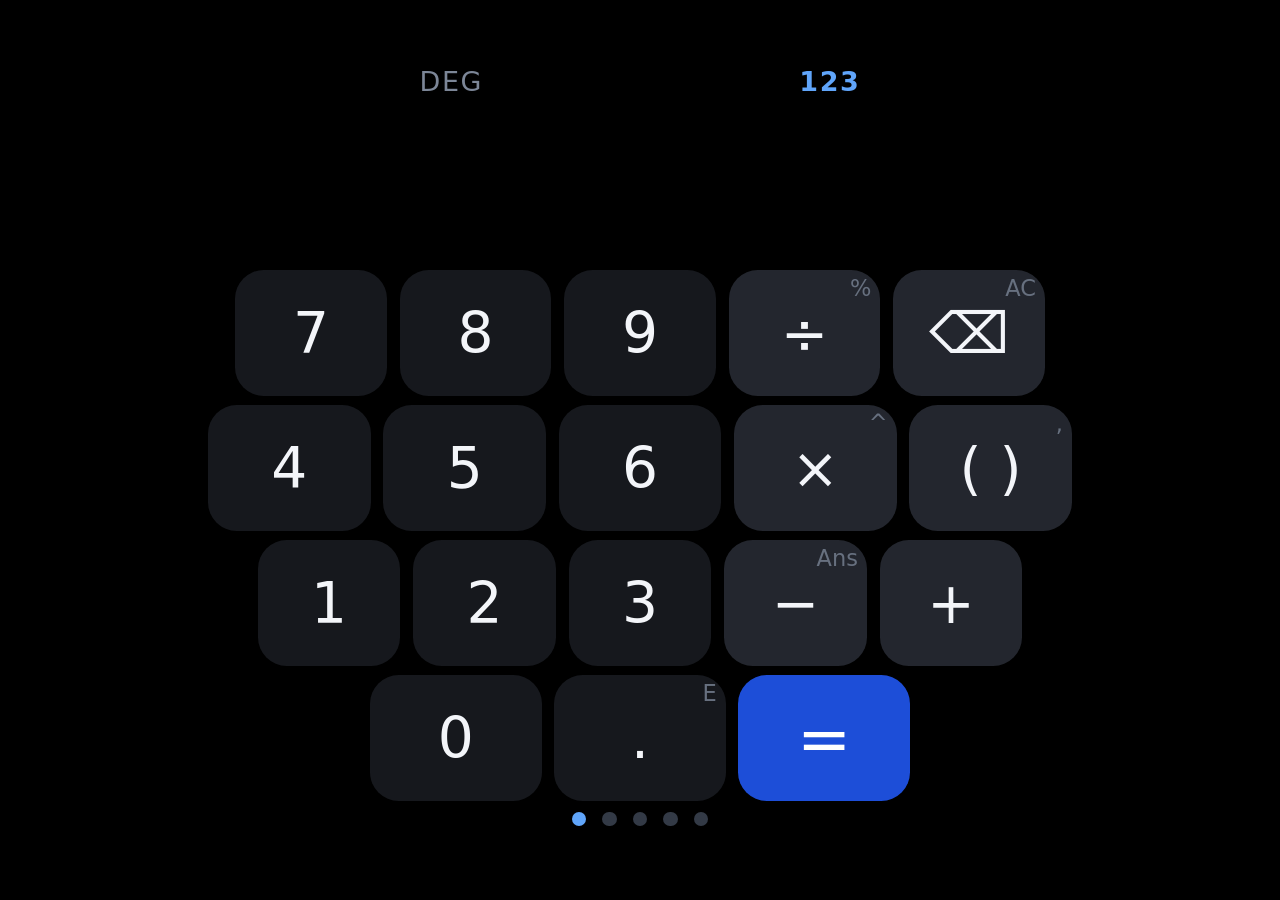
<file: index.html>
<!DOCTYPE html>
<html lang="en">
<head>
<meta charset="utf-8">
<meta name="viewport" content="width=device-width, initial-scale=1, maximum-scale=1, user-scalable=no, viewport-fit=cover">
<meta name="theme-color" content="#000000">
<meta name="mobile-web-app-capable" content="yes">
<meta name="apple-mobile-web-app-capable" content="yes">
<meta name="apple-mobile-web-app-status-bar-style" content="black">
<title>WatchCalc</title>
<link rel="manifest" href="manifest.webmanifest">
<link rel="icon" href="icons/icon.svg" type="image/svg+xml">
<link rel="stylesheet" href="css/app.css">
</head>
<body>

<div id="app">
  <div id="disp">
    <div id="status">
      <span id="angle">DEG</span>
      <span id="mem"></span>
      <span id="page-name">123</span>
    </div>
    <div id="expr"></div>
    <div id="res"></div>
    <div id="exact"></div>
  </div>

  <div id="pad"><div id="track"></div></div>
  <div id="dots"></div>
</div>

<div class="sheet" id="sheet-const">
  <h2>CONSTANTS</h2>
  <div id="const-list"></div>
  <div class="close">close</div>
</div>

<div class="sheet" id="sheet-hist">
  <h2>HISTORY</h2>
  <div id="hist-list"></div>
  <div class="close">close</div>
</div>

<script src="js/engine.js"></script>
<script src="js/ui.js"></script>
</body>
</html>
</file>
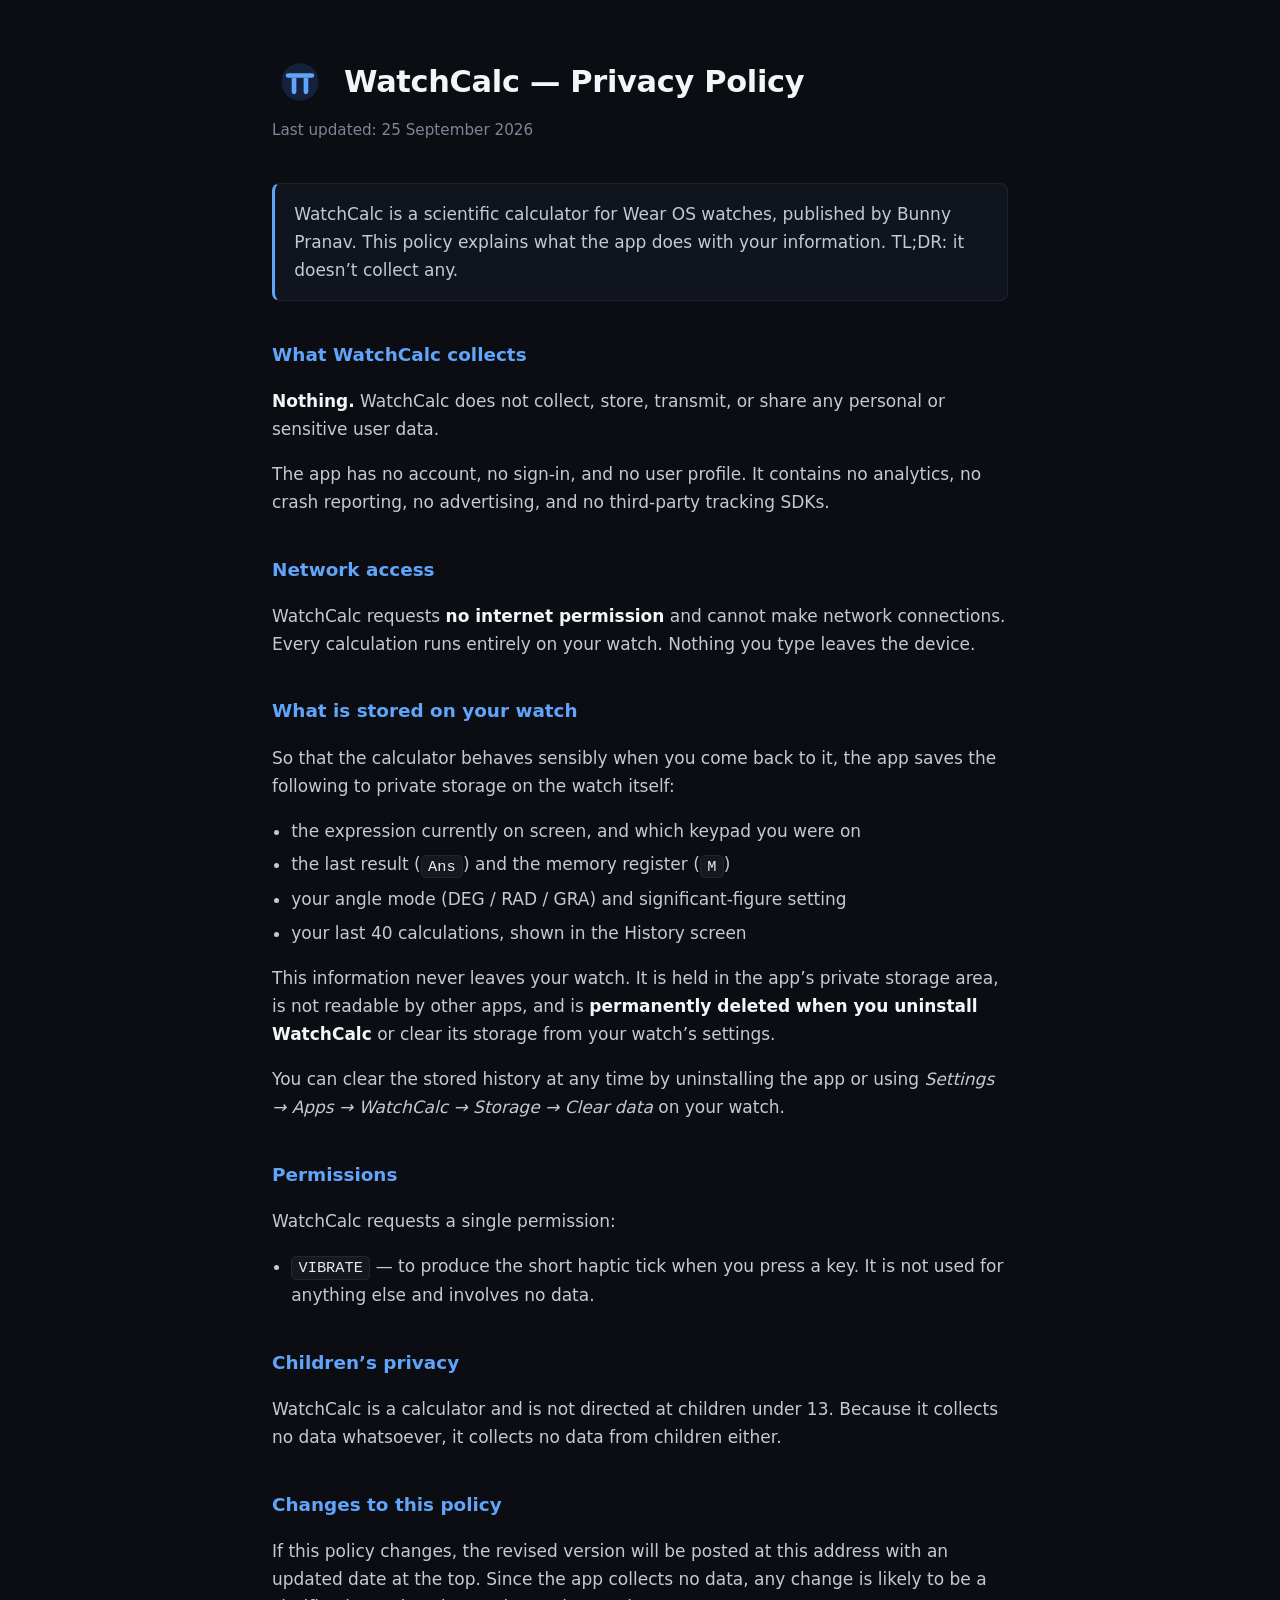
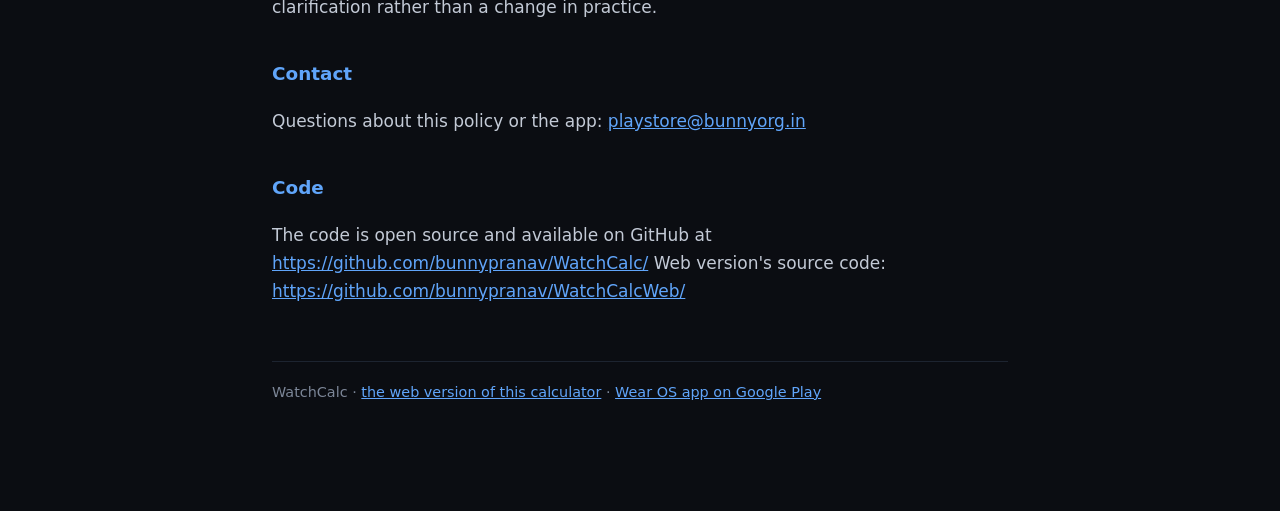
<file: privacy.html>
<!DOCTYPE html>
<html lang="en">

<head>
  <meta charset="utf-8">
  <meta name="viewport" content="width=device-width, initial-scale=1">
  <title>WatchCalc — Privacy Policy</title>
  <meta name="description" content="Privacy policy for the WatchCalc Wear OS scientific calculator.">
  <link rel="icon" href="icons/icon.svg" type="image/svg+xml">
  <style>
    :root {
      color-scheme: dark;
    }

    * {
      box-sizing: border-box;
    }

    body {
      margin: 0;
      padding: 6vh 5vw 12vh;
      background: #0b0d12;
      color: #d7dce5;
      font: 17px/1.65 -apple-system, "Segoe UI", Roboto, system-ui, sans-serif;
    }

    main {
      max-width: 46rem;
      margin: 0 auto;
    }

    header {
      display: flex;
      align-items: center;
      gap: 1rem;
      margin-bottom: .5rem;
    }

    header img {
      width: 56px;
      height: 56px;
      border-radius: 14px;
    }

    h1 {
      font-size: 1.9rem;
      margin: 0;
      color: #f3f5f9;
      letter-spacing: -.01em;
    }

    .updated {
      color: #7c8697;
      font-size: .95rem;
      margin: 0 0 2.5rem;
    }

    h2 {
      font-size: 1.15rem;
      color: #60a5fa;
      margin: 2.4rem 0 .6rem;
    }

    p,
    li {
      color: #c3cad6;
    }

    strong {
      color: #f3f5f9;
    }

    ul {
      padding-left: 1.2rem;
    }

    li {
      margin: .35rem 0;
    }

    code {
      background: #16181d;
      border: 1px solid #23262e;
      border-radius: 5px;
      padding: .1rem .4rem;
      font-size: .9em;
      color: #e6ebf2;
    }

    a {
      color: #60a5fa;
    }

    .lede {
      background: #10141c;
      border: 1px solid #1d2430;
      border-left: 3px solid #60a5fa;
      border-radius: 8px;
      padding: 1rem 1.2rem;
      margin: 0 0 1.5rem;
    }

    footer {
      margin-top: 3.5rem;
      padding-top: 1.2rem;
      border-top: 1px solid #1d2430;
      color: #7c8697;
      font-size: .9rem;
    }
  </style>
</head>

<body>
  <main>
    <header>
      <img src="icons/icon.svg" alt="">
      <h1>WatchCalc — Privacy Policy</h1>
    </header>
    <p class="updated">Last updated: 25 September 2026</p>

    <p class="lede">
      WatchCalc is a scientific calculator for Wear OS watches, published by Bunny
      Pranav. This policy explains what the app does with your information.
      TL;DR: it doesn’t collect any.
    </p>

    <h2>What WatchCalc collects</h2>
    <p>
      <strong>Nothing.</strong> WatchCalc does not collect, store, transmit, or
      share any personal or sensitive user data.
    </p>
    <p>
      The app has no account, no sign-in, and no user profile. It contains no
      analytics, no crash reporting, no advertising, and no third-party tracking
      SDKs.
    </p>

    <h2>Network access</h2>
    <p>
      WatchCalc requests <strong>no internet permission</strong> and cannot make
      network connections. Every calculation runs entirely on your watch. Nothing
      you type leaves the device.
    </p>

    <h2>What is stored on your watch</h2>
    <p>
      So that the calculator behaves sensibly when you come back to it, the app
      saves the following to private storage on the watch itself:
    </p>
    <ul>
      <li>the expression currently on screen, and which keypad you were on</li>
      <li>the last result (<code>Ans</code>) and the memory register (<code>M</code>)</li>
      <li>your angle mode (DEG / RAD / GRA) and significant-figure setting</li>
      <li>your last 40 calculations, shown in the History screen</li>
    </ul>
    <p>
      This information never leaves your watch. It is held in the app’s private
      storage area, is not readable by other apps, and is
      <strong>permanently deleted when you uninstall WatchCalc</strong> or clear
      its storage from your watch’s settings.
    </p>
    <p>
      You can clear the stored history at any time by uninstalling the app or
      using <em>Settings → Apps → WatchCalc → Storage → Clear data</em> on your
      watch.
    </p>

    <h2>Permissions</h2>
    <p>WatchCalc requests a single permission:</p>
    <ul>
      <li>
        <code>VIBRATE</code> — to produce the short haptic tick when you press a
        key. It is not used for anything else and involves no data.
      </li>
    </ul>

    <h2>Children’s privacy</h2>
    <p>
      WatchCalc is a calculator and is not directed at children under 13. Because
      it collects no data whatsoever, it collects no data from children either.
    </p>

    <h2>Changes to this policy</h2>
    <p>
      If this policy changes, the revised version will be posted at this address
      with an updated date at the top. Since the app collects no data, any change
      is likely to be a clarification rather than a change in practice.
    </p>

    <h2>Contact</h2>
    <p>
      Questions about this policy or the app:
      <a href="mailto:playstore@bunnyorg.in">playstore@bunnyorg.in</a>
    </p>

    <h2>Code</h2>
    <p>
      The code is open source and available on GitHub at
      <a href="https://github.com/bunnypranav/WatchCalc/">https://github.com/bunnypranav/WatchCalc/</a>
      Web version's source code:
      <a href="https://github.com/bunnypranav/WatchCalcWeb/">https://github.com/bunnypranav/WatchCalcWeb/</a>
    </p>

    <footer>
      WatchCalc · <a href="./">the web version of this calculator</a> · <a
        href="https://play.google.com/store/apps/details?id=com.bunnypranav.watchcalc">Wear OS app on Google Play</a>
    </footer>
  </main>
</body>

</html>
</file>
<file: css/app.css>
/* Layout is built for a round display. */

:root {
  --u: 1vmin;
  --vw: 100vw;
  --bg: #000;
  --fg: #f3f5f9;
  --dim: #7c8697;
  --key: #16181d;
  --op: #23262e;
  --fn: #141b26;
  --eq: #1d4ed8;
  --acc: #60a5fa;
  --warn: #f87171;
  --r: calc(3.2 * var(--u));
}

* {
  margin: 0;
  padding: 0;
  box-sizing: border-box;
  -webkit-tap-highlight-color: transparent;
  -webkit-user-select: none;
  user-select: none;
  touch-action: manipulation;
}

::-webkit-scrollbar {
  width: 0;
  height: 0;
}

html,
body {
  height: 100%;
  width: 100%;
  background: var(--bg);
  color: var(--fg);
  font-family: "Roboto", system-ui, -apple-system, "Segoe UI", sans-serif;
  overflow: hidden;
  overscroll-behavior: none;
}

#app {
  position: fixed;
  inset: 0;
  display: flex;
  flex-direction: column;
  align-items: center;
}

/* display */
#disp {
  width: 100%;
  height: calc(30 * var(--u));
  padding-top: calc(7 * var(--u));
  display: flex;
  flex-direction: column;
  align-items: center;
  flex: none;
}

#status {
  width: calc(49 * var(--u));
  height: calc(4 * var(--u));
  display: flex;
  justify-content: space-between;
  align-items: center;
  font-size: calc(3 * var(--u));
  letter-spacing: .06em;
  color: var(--dim);
}

#status .on {
  color: var(--acc);
}

#page-name {
  color: var(--acc);
  font-weight: 600;
}

#expr {
  width: calc(60 * var(--u));
  height: calc(6 * var(--u));
  line-height: calc(6 * var(--u));
  font-size: calc(4.4 * var(--u));
  color: var(--dim);
  text-align: right;
  white-space: nowrap;
  overflow: hidden;
}

#res {
  width: calc(73 * var(--u));
  height: calc(9.5 * var(--u));
  line-height: calc(9.5 * var(--u));
  font-size: calc(7.6 * var(--u));
  font-weight: 500;
  text-align: right;
  white-space: nowrap;
  overflow: hidden;
}

#res.err {
  color: var(--warn);
  font-size: calc(5.4 * var(--u));
}

#exact {
  width: calc(86 * var(--u));
  height: calc(3.5 * var(--u));
  line-height: calc(3.5 * var(--u));
  font-size: calc(3.4 * var(--u));
  color: var(--acc);
  text-align: right;
  white-space: nowrap;
  overflow: hidden;
}

/* keypad */
#pad {
  width: 100%;
  height: calc(59 * var(--u));
  flex: none;
  position: relative;
  overflow: hidden;
}

#track {
  display: flex;
  height: 100%;
  will-change: transform;
  transition: transform .18s cubic-bezier(.25, .8, .35, 1);
}

.page {
  min-width: var(--vw);
  height: 100%;
  display: flex;
  flex-direction: column;
  align-items: center;
  gap: calc(1 * var(--u));
}

.row {
  display: flex;
  gap: calc(1.4 * var(--u));
  height: calc(14 * var(--u));
  flex: none;
}

.row.r1 {
  width: calc(90 * var(--u));
}

.row.r2 {
  width: calc(96 * var(--u));
}

.row.r3 {
  width: calc(85 * var(--u));
}

.row.r4 {
  width: calc(60 * var(--u));
}

.k {
  flex: 1;
  position: relative;
  display: flex;
  align-items: center;
  justify-content: center;
  background: var(--key);
  border-radius: var(--r);
  font-size: calc(6.3 * var(--u));
  font-weight: 500;
  color: var(--fg);
  overflow: hidden;
}

.k.sm {
  font-size: calc(4.6 * var(--u));
}

.k.xs {
  font-size: calc(3.8 * var(--u));
  letter-spacing: .02em;
}

.k.op {
  background: var(--op);
}

.k.fn {
  background: var(--fn);
  color: var(--acc);
}

.k.eq {
  background: var(--eq);
  color: #fff;
  font-size: calc(7.2 * var(--u));
}

.k:active,
.k.press {
  background: #3b4250;
  transform: scale(.94);
}

.k {
  transition: transform .06s ease, background .06s ease;
}

.k .hint {
  position: absolute;
  top: calc(.6 * var(--u));
  right: calc(1 * var(--u));
  font-size: calc(2.5 * var(--u));
  font-weight: 400;
  color: #67707f;
}

/* page dots */
#dots {
  height: calc(4 * var(--u));
  display: flex;
  align-items: center;
  gap: calc(1.8 * var(--u));
  flex: none;
}

#dots i {
  width: calc(1.6 * var(--u));
  height: calc(1.6 * var(--u));
  border-radius: 50%;
  background: #333a46;
}

#dots i.on {
  background: var(--acc);
}

/* overlays */
.sheet {
  position: fixed;
  inset: 0;
  background: var(--bg);
  z-index: 20;
  overflow-y: auto;
  overscroll-behavior: contain;
  scrollbar-width: none;
  -webkit-overflow-scrolling: touch;
  padding: calc(27 * var(--u)) 0 calc(32 * var(--u));
  display: none;
}

.sheet.open {
  display: block;
}

.sheet .item {
  margin-left: auto;
  margin-right: auto;
}

.sheet h2 {
  position: fixed;
  top: 0;
  left: 0;
  right: 0;
  height: calc(26 * var(--u));
  display: flex;
  align-items: flex-end;
  justify-content: center;
  padding-bottom: calc(2 * var(--u));
  font-size: calc(4 * var(--u));
  font-weight: 600;
  letter-spacing: .1em;
  color: var(--dim);
  background: linear-gradient(var(--bg) 72%, rgba(0, 0, 0, 0));
  pointer-events: none;
}

.item {
  padding: calc(2.6 * var(--u)) calc(3 * var(--u));
  margin-bottom: calc(1.6 * var(--u));
  background: var(--key);
  border-radius: var(--r);
}

.item>div {
  white-space: nowrap;
  overflow: hidden;
  text-overflow: ellipsis;
}

.item .sym {
  font-size: calc(5 * var(--u));
  color: var(--acc);
}

.item .val {
  font-size: calc(3.6 * var(--u));
  color: var(--fg);
}

.item .lab {
  font-size: calc(3 * var(--u));
  color: var(--dim);
  margin-top: calc(.4 * var(--u));
}

.item:active {
  background: #2a303b;
}

.item .hexpr {
  font-size: calc(3.4 * var(--u));
  color: var(--dim);
  white-space: nowrap;
  overflow: hidden;
}

.item .hres {
  font-size: calc(5 * var(--u));
  color: var(--fg);
  text-align: right;
}

.close {
  position: fixed;
  left: 50%;
  transform: translateX(-50%);
  bottom: calc(4 * var(--u));
  width: calc(34 * var(--u));
  height: calc(12 * var(--u));
  display: flex;
  align-items: center;
  justify-content: center;
  background: var(--op);
  border: 1px solid #3a4150;
  border-radius: calc(6 * var(--u));
  font-size: calc(4.6 * var(--u));
  box-shadow: 0 0 calc(4 * var(--u)) calc(4 * var(--u)) var(--bg);
  z-index: 21;
}

.empty {
  text-align: center;
  color: var(--dim);
  font-size: calc(3.6 * var(--u));
  padding-top: calc(10 * var(--u));
}
</file>
